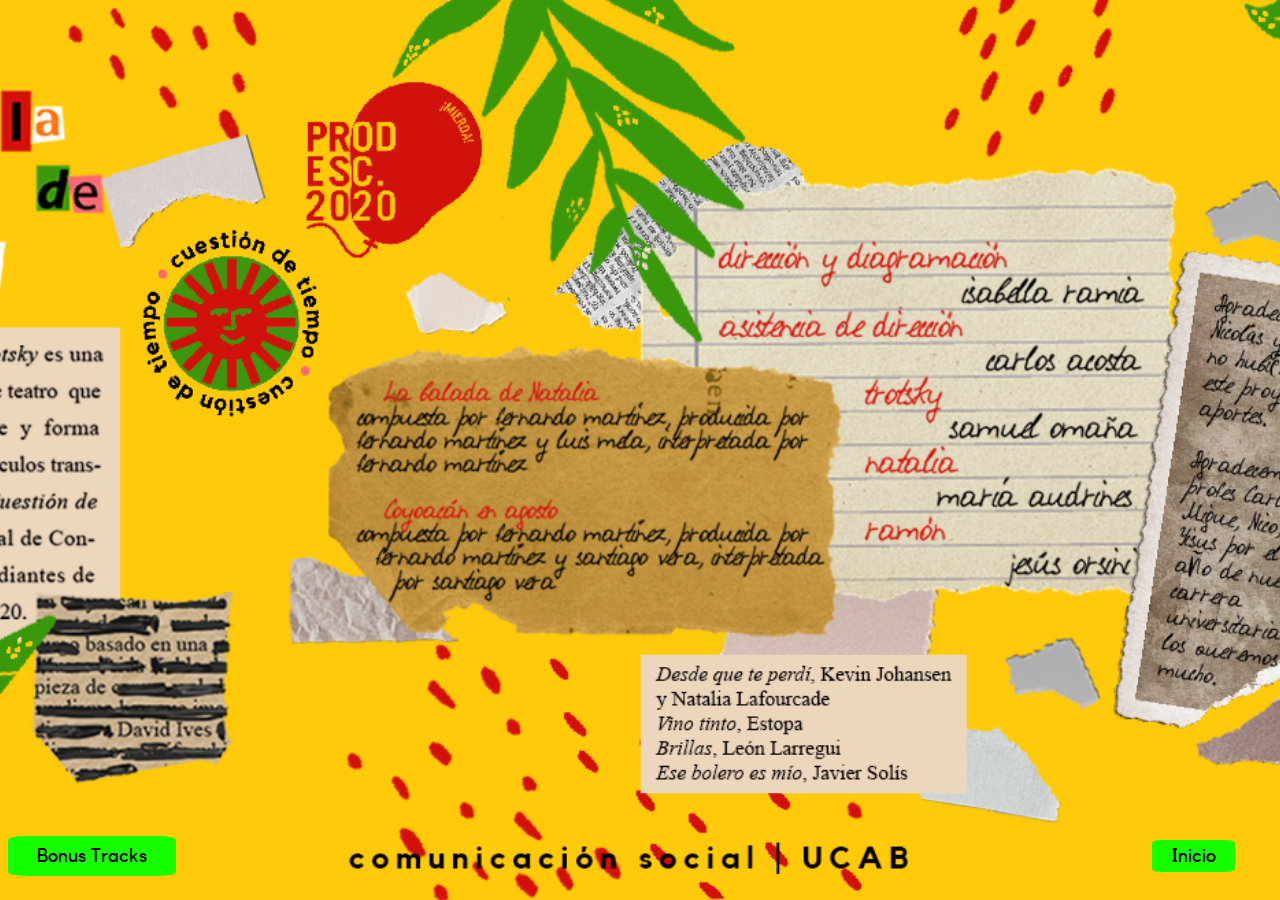
<file: creditos.html>
<!DOCTYPE html>
<html lang="en">
<head>
    <meta charset="UTF-8">
    <meta name="viewport" content="width=device-width, initial-scale=1.0">
    <title>Sobre la muerte de Trotsky - Créditos</title>
    <link rel="stylesheet" type="text/css" href="css\style.css">
</head>
<body class="creditos">
    <div class="atras_creditos"><a href="bonus.html" class="creditos_boton1">Bonus Tracks</a></div>
    <div class="adelante"><a href="index.html" class="creditos_boton2">Inicio</a></div>
</body>
</html>
</file>
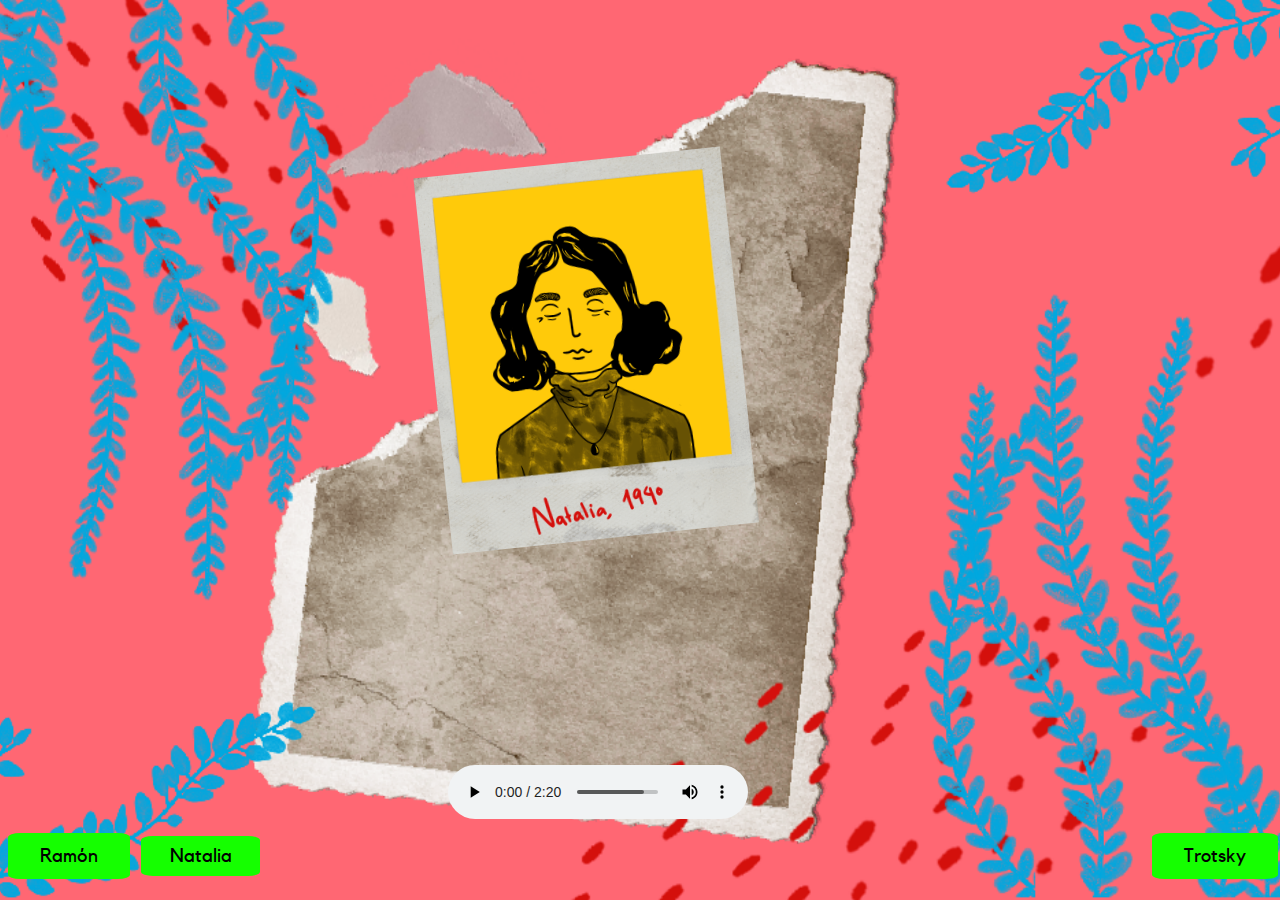
<file: lado_b.html>
<!DOCTYPE html>
<html lang="en">
<head>
    <meta charset="UTF-8">
    <meta name="viewport" content="width=device-width, initial-scale=1.0">
    <title>Sobre la muerte de Trotsky - Natalia, lado B</title>
    <link rel="stylesheet" type="text/css" href="css\style.css">
</head>
<body class="lado_b">
    <div class="gif_natalia2">
        <img src="images/natalia.gif" alt="natalia" class="natalia">
    </div>
    <div class="atras"><a href="ramon.html" class="natalia2_boton1">Ramón</a></div>
    <div class="adelante"><a href="trotsky.html" class="natalia2_boton2">Trotsky</a></div>
    <div class="audio_natalia2"><audio controls autoplay loop src="music/a4_natalia.mp3"></audio></div>
    <div class="boton_menu"><a href="menu.html" class="menu1">Natalia</a></div>
</body>
</html>
</file>
